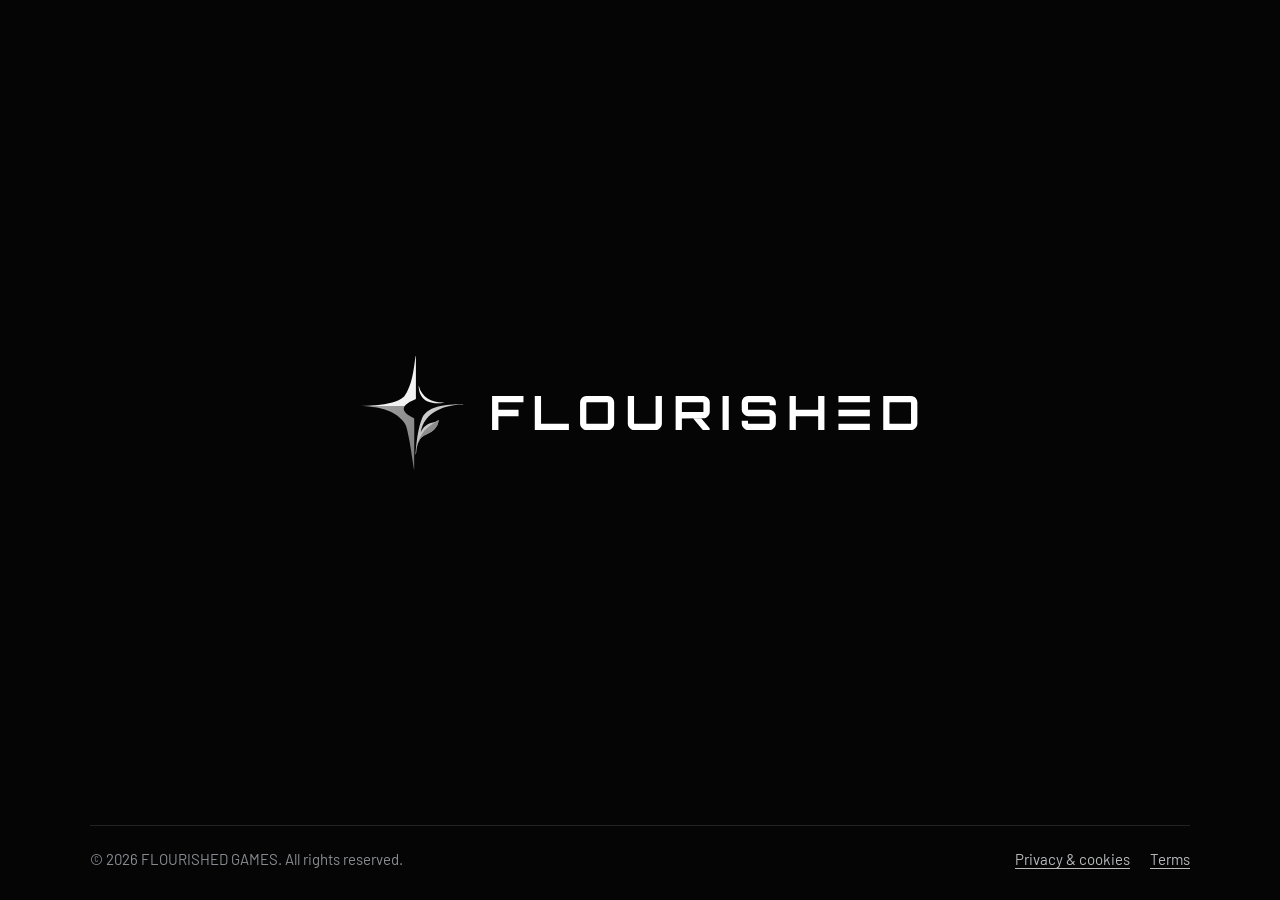
<file: index.html>
<!doctype html>
<html lang="en-GB">
<head>
<meta charset="utf-8">
<meta name="viewport" content="width=device-width, initial-scale=1, viewport-fit=cover">
<meta name="theme-color" content="#050506">
<link rel="icon" type="image/png" href="favicon.png">
<link rel="apple-touch-icon" href="favicon.png">
<title>FLOURISHED GAMES</title>
<meta name="description" content="FLOURISHED GAMES is an independent game studio based in Lincoln, UK.">
<link rel="canonical" href="https://flourished.uk/">
<meta property="og:title" content="FLOURISHED GAMES">
<meta property="og:description" content="FLOURISHED GAMES is an independent game studio based in Lincoln, UK.">
<meta property="og:type" content="website">
<meta property="og:url" content="https://flourished.uk/">
<link rel="stylesheet" href="assets/fonts.css">
<style>
:root { --black:#050506; --ink:#f3f2ef; --soft:#b9bbbd; --mute:#8a8d91; --hair:rgba(243,242,239,.12);
  --body:"Barlow","Segoe UI",system-ui,sans-serif; color-scheme: dark; }
* { box-sizing: border-box; }
html, body { margin: 0; }
body { background: var(--black); color: var(--ink); font-family: var(--body); font-size: 15px;
  display: flex; flex-direction: column; min-height: 100vh; min-height: 100dvh;
  padding-left: max(16px, env(safe-area-inset-left, 0px)); padding-right: max(16px, env(safe-area-inset-right, 0px));
  -webkit-font-smoothing: antialiased; }
main { flex: 1; display: grid; place-items: center; padding-block: 48px; }
h1 { margin: 0; width: min(560px, 86vw); }
h1 svg { width: 100%; height: auto; display: block; }
.sr { position: absolute; width: 1px; height: 1px; overflow: hidden; clip: rect(0 0 0 0); white-space: nowrap; }
footer { width: 100%; max-width: 1100px; margin: 0 auto; border-top: 1px solid var(--hair);
  padding-top: 24px; padding-bottom: max(32px, env(safe-area-inset-bottom, 0px)); color: var(--mute);
  display: flex; flex-wrap: wrap; justify-content: space-between; gap: 10px 24px; }
footer nav { display: flex; gap: 20px; flex-wrap: wrap; }
footer a { color: var(--soft); text-underline-offset: 3px; }
:focus-visible { outline: 1px solid var(--ink); outline-offset: 3px; }
</style>
</head>
<body>
<main>
  <h1><span class="sr">FLOURISHED GAMES</span><span aria-hidden="true"><svg xmlns="http://www.w3.org/2000/svg" viewBox="0 0 3000 900"><defs><linearGradient id="f-g-upper" x1="0" y1="0" x2="1" y2="1"><stop offset="0" stop-color="#ffffff"/><stop offset="1" stop-color="#f0f0f0"/></linearGradient><linearGradient id="f-g-lower" x1="0" y1="0" x2="1" y2="1"><stop offset="0" stop-color="#a8a8a8"/><stop offset="1" stop-color="#7a7a7a"/></linearGradient><linearGradient id="f-g-cresc" x1="0" y1="0" x2="1" y2="1"><stop offset="0" stop-color="#ffffff"/><stop offset="1" stop-color="#e6e6e6"/></linearGradient><linearGradient id="f-g-swoosh" x1="0" y1="0" x2="1" y2="1"><stop offset="0" stop-color="#d8d8d8"/><stop offset="1" stop-color="#a4a4a4"/></linearGradient><linearGradient id="f-g-leaf" x1="0" y1="0" x2="1" y2="1"><stop offset="0" stop-color="#9c9c9c"/><stop offset="1" stop-color="#727272"/></linearGradient><clipPath id="f-c-leaf"><path d="M128.76,59.26c-.323.013-1.419.01-1.76.01.007-.107,1.547-.136,1.76-.21-16.182.513-44.917.129-52.21,17.69-5.221,13.364-6.824,29.898-8.07,44.14l.58.02c2.833-32.032,16.81-18.216,26.621-36.369.696-1.676,1.173-3.791,1.369-5.591-.241-.596-1.739,1.093-1.97,1.14-1.529,1.01-3.404,1.623-5.22,1.83-6.977.855-12.421,6.102-14.97,12.47,3.788-26.134,30.808-34.641,53.87-35.13Z"/></clipPath></defs><g transform="translate(-0.00 145.56) scale(0.608876)"><g transform="scale(7.12911)"><path fill="url(#f-g-upper)" d="M58.611,58.41c3.043-2.429,7.272-3.456,10.37-5.399,0,0,0-52.99,0-52.99l-.5-.02c-2.255,16.906-3.968,35.56-13.969,49.84-4.035,3.794-9.411,5.833-14.701,7.21C26.862,60.405,13.324,61.163,0,61.46c.342.016.688.033,1.033.049h54.095c.752-1.032,1.878-2.069,3.483-3.099Z"/><path fill="url(#f-g-lower)" d="M66.77,76.76l.07-.12c-6.518-2.791-16.294-8.849-11.713-15.131H1.033c18.481.883,40.36,3.229,52.817,19.542,4.301,5.039,4.898,13.611,6.51,19.809,2.184,11.29,4.595,28.012,6.31,39.41l.27-.06c-.169-7.249.325-55.43-.17-63.45Z"/><path fill="url(#f-g-cresc)" d="M103.73,57.38l-.02-.34c-14.117.644-27.46-5.772-31.07-20.34l-.31.02c.248,3.865.982,7.706,2.76,11.17,5.183,10.525,18.443,11.133,28.64,9.49Z"/><path fill="url(#f-g-swoosh)" d="M128.76,59.26c-.323.013-1.419.01-1.76.01.007-.107,1.547-.136,1.76-.21-16.182.513-44.917.129-52.21,17.69-5.221,13.364-6.824,29.898-8.07,44.14l.58.02c2.833-32.032,16.81-18.216,26.621-36.369.696-1.676,1.173-3.791,1.369-5.591-.241-.596-1.739,1.093-1.97,1.14-1.529,1.01-3.404,1.623-5.22,1.83-6.977.855-12.421,6.102-14.97,12.47,3.788-26.134,30.808-34.641,53.87-35.13Z"/><polygon clip-path="url(#f-c-leaf)" fill="url(#f-g-leaf)" points="97.05,78.95 90,83.2 84,87.6 79.5,91.6 76.4,96 74.3,100 72.6,104 71.1,108 70.1,112 69.4,116 68.95,119 68.8,122 75,127 100,110 104,82"/></g><path fill="#ffffff" transform="translate(1137.94 650.00) scale(0.416667)" d="M58 0V-720H720.513671875V-587.309326171875H191.3798828125V-426.500732421875H617.16259765625V-293.499267578125H191.3798828125V0.0ZM960.0 0V-721H1092.00146484375V-132.690673828125H1680.0V0ZM2055.2978515625 0.0Q2017.1287841796875 0.0 1985.3212280273438 -18.7568359375Q1953.513671875 -37.513671875 1934.7568359375 -69.32122802734375Q1916.0 -101.1287841796875 1916.0 -139.2978515625V-580.7021484375Q1916.0 -618.8712158203125 1934.7568359375 -650.6787719726562Q1953.513671875 -682.486328125 1985.3212280273438 -701.2431640625Q2017.1287841796875 -720.0 2055.2978515625 -720.0H2496.7021484375Q2534.612762451172 -720.0 2566.2049407958984 -701.2431640625Q2597.797119140625 -682.486328125 2616.8985595703125 -650.6787719726562Q2636.0 -618.8712158203125 2636.0 -580.7021484375V-139.2978515625Q2636.0 -101.1287841796875 2616.8985595703125 -69.32122802734375Q2597.797119140625 -37.513671875 2566.2049407958984 -18.7568359375Q2534.612762451172 0.0 2496.7021484375 0.0ZM2060.122314453125 -132.690673828125H2490.499267578125Q2495.471923828125 -132.690673828125 2499.0460205078125 -136.2647705078125Q2502.6201171875 -139.8388671875 2502.6201171875 -144.8115234375V-575.1884765625Q2502.6201171875 -580.1611328125 2499.0460205078125 -583.7352294921875Q2495.471923828125 -587.309326171875 2490.499267578125 -587.309326171875H2060.122314453125Q2055.149658203125 -587.309326171875 2051.5755615234375 -583.7352294921875Q2048.00146484375 -580.1611328125 2048.00146484375 -575.1884765625V-144.8115234375Q2048.00146484375 -139.8388671875 2051.5755615234375 -136.2647705078125Q2055.149658203125 -132.690673828125 2060.122314453125 -132.690673828125ZM3063.2978515625 0.0Q3025.1287841796875 0.0 2993.3212280273438 -18.7568359375Q2961.513671875 -37.513671875 2942.7568359375 -69.32122802734375Q2924.0 -101.1287841796875 2924.0 -139.2978515625V-720H3056.00146484375V-144.8115234375Q3056.00146484375 -139.8388671875 3059.5755615234375 -136.2647705078125Q3063.149658203125 -132.690673828125 3068.122314453125 -132.690673828125H3498.499267578125Q3503.471923828125 -132.690673828125 3507.0460205078125 -136.2647705078125Q3510.6201171875 -139.8388671875 3510.6201171875 -144.8115234375V-720.0H3644.0V-139.2978515625Q3644.0 -101.1287841796875 3624.8985595703125 -69.32122802734375Q3605.797119140625 -37.513671875 3574.2049407958984 -18.7568359375Q3542.612762451172 0.0 3504.7021484375 0.0H3063.2978515625ZM4508.228759765625 0.0 4291.148193359375 -258.634521484375H4464.00146484375L4651.7568359375 -36.8388671875V0.0ZM3934.0 0V-719H4514.012939453125Q4552.1820068359375 -719.0 4583.989562988281 -700.0877685546875Q4615.797119140625 -681.175537109375 4634.8985595703125 -649.35107421875Q4654.0 -617.526611328125 4654.0 -579.7021484375V-385.932373046875Q4654.0 -348.10791015625 4634.8985595703125 -316.283447265625Q4615.797119140625 -284.458984375 4583.989562988281 -265.5467529296875Q4552.1820068359375 -246.634521484375 4514.012939453125 -246.634521484375L4066.00146484375 -245.9453125V0.0ZM4078.122314453125 -379.635986328125H4508.499267578125Q4513.471923828125 -379.635986328125 4517.0460205078125 -383.0546875Q4520.6201171875 -386.473388671875 4520.6201171875 -391.446044921875V-574.877685546875Q4520.6201171875 -579.850341796875 4517.0460205078125 -583.4244384765625Q4513.471923828125 -586.99853515625 4508.499267578125 -586.99853515625H4078.122314453125Q4073.149658203125 -586.99853515625 4069.5755615234375 -583.4244384765625Q4066.00146484375 -579.850341796875 4066.00146484375 -574.877685546875V-391.446044921875Q4066.00146484375 -386.473388671875 4069.5755615234375 -383.0546875Q4073.149658203125 -379.635986328125 4078.122314453125 -379.635986328125ZM4924.877685546875 0.0V-720.0H5055.8115234375V0.0ZM5469.365478515625 0.0Q5431.1964111328125 0.0 5399.388854980469 -18.7568359375Q5367.581298828125 -37.513671875 5348.824462890625 -69.32122802734375Q5330.067626953125 -101.1287841796875 5330.067626953125 -139.2978515625V-194.177001953125H5462.069091796875V-144.8115234375Q5462.069091796875 -139.8388671875 5465.6431884765625 -136.2647705078125Q5469.21728515625 -132.690673828125 5474.18994140625 -132.690673828125H5904.56689453125Q5909.53955078125 -132.690673828125 5913.1136474609375 -136.2647705078125Q5916.687744140625 -139.8388671875 5916.687744140625 -144.8115234375V-281.689208984375Q5916.687744140625 -286.661865234375 5913.1136474609375 -290.08056640625Q5909.53955078125 -293.499267578125 5904.56689453125 -293.499267578125H5469.365478515625Q5431.1964111328125 -293.499267578125 5399.388854980469 -312.4114990234375Q5367.581298828125 -331.32373046875 5348.824462890625 -362.8154717807112Q5330.067626953125 -394.30721309267244 5330.067626953125 -432.797119140625V-580.7021484375Q5330.067626953125 -618.8712158203125 5348.824462890625 -650.6787719726562Q5367.581298828125 -682.486328125 5399.388854980469 -701.2431640625Q5431.1964111328125 -720.0 5469.365478515625 -720.0H5910.769775390625Q5948.680389404297 -720.0 5980.272567749023 -701.2431640625Q6011.86474609375 -682.486328125 6030.9661865234375 -650.6787719726562Q6050.067626953125 -618.8712158203125 6050.067626953125 -580.7021484375V-525.822998046875H5916.687744140625V-575.1884765625Q5916.687744140625 -580.1611328125 5913.1136474609375 -583.7352294921875Q5909.53955078125 -587.309326171875 5904.56689453125 -587.309326171875H5474.18994140625Q5469.21728515625 -587.309326171875 5465.6431884765625 -583.7352294921875Q5462.069091796875 -580.1611328125 5462.069091796875 -575.1884765625V-438.310791015625Q5462.069091796875 -433.338134765625 5465.6431884765625 -429.91943359375Q5469.21728515625 -426.500732421875 5474.18994140625 -426.500732421875H5910.769775390625Q5948.680389404297 -426.500732421875 5980.272567749023 -407.5885009765625Q6011.86474609375 -388.67626953125 6030.9661865234375 -357.1845282192888Q6050.067626953125 -325.69278690732756 6050.067626953125 -287.202880859375V-139.2978515625Q6050.067626953125 -101.1287841796875 6030.9661865234375 -69.32122802734375Q6011.86474609375 -37.513671875 5980.272567749023 -18.7568359375Q5948.680389404297 0.0 5910.769775390625 0.0ZM6340.0 0V-720H6472.00146484375V-426.500732421875H6943.6201171875V-720.0H7075.932373046875V0.0H6943.6201171875V-293.499267578125H6472.00146484375V0.0ZM7372.0 -587H8034.513671875V-720H7372.0ZM7372.0 -293.5H8034.513671875V-426.5H7372.0ZM7372.0 0H8034.513671875V-133H7372.0ZM8318.0 0V-720H8898.012939453125Q8936.182006835938 -720.0 8967.989562988281 -701.2431640625Q8999.797119140625 -682.486328125 9018.898559570312 -650.6787719726562Q9038.0 -618.8712158203125 9038.0 -580.7021484375V-139.2978515625Q9038.0 -101.1287841796875 9018.898559570312 -69.32122802734375Q8999.797119140625 -37.513671875 8967.989562988281 -18.7568359375Q8936.182006835938 0.0 8898.012939453125 0.0ZM8461.43310546875 -132.690673828125H8892.499267578125Q8897.471923828125 -132.690673828125 8901.046020507812 -136.2647705078125Q8904.6201171875 -139.8388671875 8904.6201171875 -144.8115234375V-575.1884765625Q8904.6201171875 -580.1611328125 8901.046020507812 -583.7352294921875Q8897.471923828125 -587.309326171875 8892.499267578125 -587.309326171875H8461.43310546875Q8456.46044921875 -587.309326171875 8452.886352539062 -583.7352294921875Q8449.312255859375 -580.1611328125 8449.312255859375 -575.1884765625V-144.8115234375Q8449.312255859375 -139.8388671875 8452.886352539062 -136.2647705078125Q8456.46044921875 -132.690673828125 8461.43310546875 -132.690673828125Z"/></g></svg></span></h1>
</main>
<footer>
  <span>&copy; 2026 FLOURISHED GAMES. All rights reserved.</span>
  <nav aria-label="Legal"><a href="privacy.html">Privacy &amp; cookies</a><a href="terms.html">Terms</a></nav>
</footer>
</body>
</html>
</file>
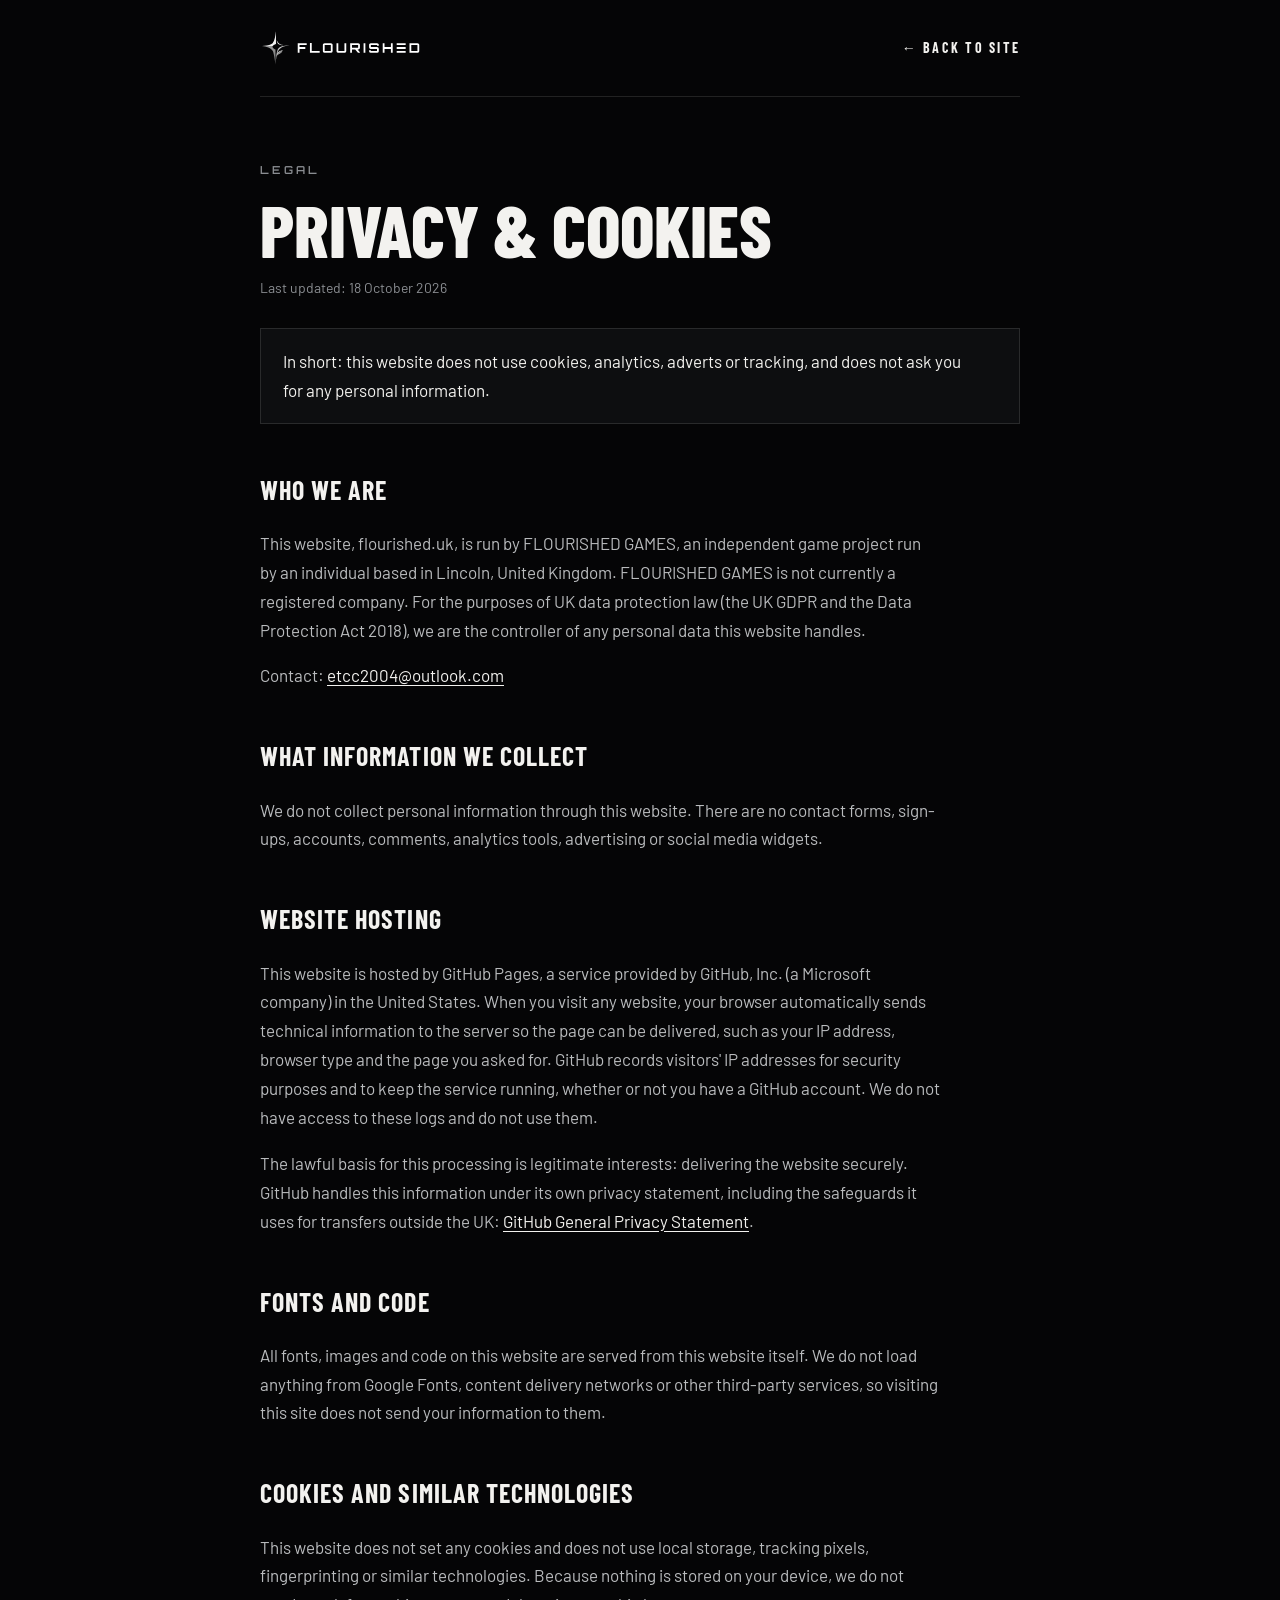
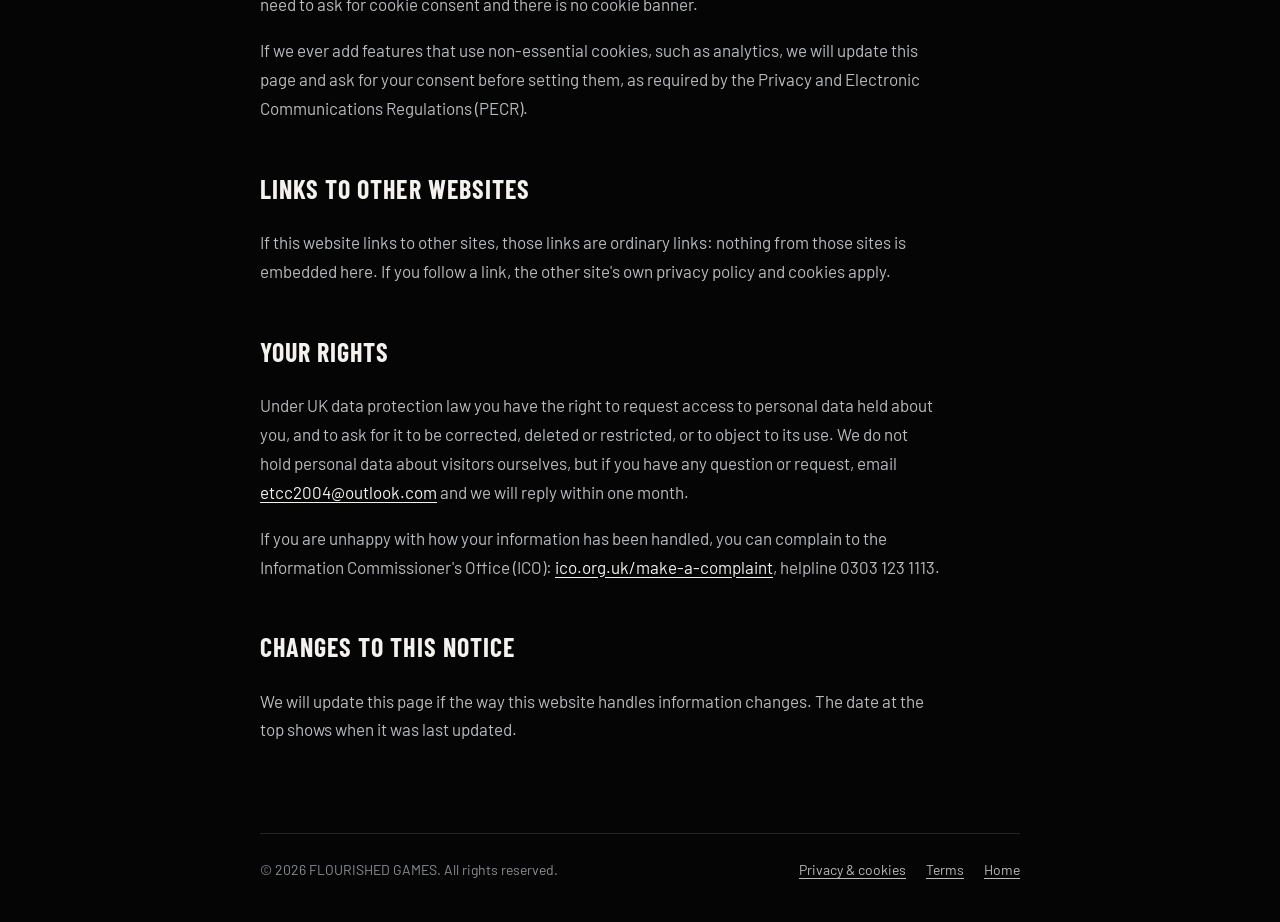
<file: privacy.html>
<!doctype html>
<html lang="en-GB">
<head>
<meta charset="utf-8">
<meta name="viewport" content="width=device-width, initial-scale=1, viewport-fit=cover">
<meta name="theme-color" content="#050506">
<link rel="icon" type="image/png" href="favicon.png">
<link rel="apple-touch-icon" href="favicon.png">
<title>Privacy &amp; cookies | FLOURISHED GAMES</title>
<meta name="description" content="Privacy &amp; cookies for the FLOURISHED GAMES website.">
<link rel="canonical" href="https://flourished.uk/privacy.html">
<link rel="stylesheet" href="assets/fonts.css">
<style>
:root { --black:#050506; --raise:#0d0e10; --ink:#f3f2ef; --soft:#b9bbbd; --mute:#8a8d91; --hair:rgba(243,242,239,.12);
  --display:"Barlow Condensed","Arial Narrow",sans-serif; --body:"Barlow","Segoe UI",system-ui,sans-serif; --tech:"Orbitron","Segoe UI",sans-serif; color-scheme: dark; }
* { box-sizing: border-box; }
html, body { margin: 0; }
body { background: var(--black); color: var(--ink); font-family: var(--body); font-size: 17px; line-height: 1.7;
  padding-left: max(16px, env(safe-area-inset-left, 0px)); padding-right: max(16px, env(safe-area-inset-right, 0px)); }
.wrap { max-width: 760px; margin: 0 auto; }
header { display: flex; justify-content: space-between; align-items: center; gap: 16px; padding-block: 24px; border-bottom: 1px solid var(--hair); }
header .logo { width: 160px; display: block; } header .logo svg { width: 100%; height: auto; display: block; }
header a.back { font-family: var(--display); font-weight: 700; letter-spacing: .16em; text-transform: uppercase; font-size: 14px; color: var(--ink); text-decoration: none; }
main { padding-block: 56px 72px; }
.eyebrow { font-family: var(--tech); font-size: 11px; font-weight: 600; letter-spacing: .3em; text-transform: uppercase; color: var(--mute); }
h1 { font-family: var(--display); font-weight: 800; text-transform: uppercase; font-size: clamp(44px, 8vw, 72px); line-height: .92; margin: 14px 0 12px; }
h2 { font-family: var(--display); font-weight: 700; text-transform: uppercase; letter-spacing: .04em; font-size: 26px; margin: 44px 0 8px; }
p, li { color: var(--soft); max-width: 68ch; } li + li { margin-top: 6px; }
a { color: var(--ink); text-underline-offset: 3px; }
.updated { color: var(--mute); font-size: 14px; }
.box { border: 1px solid var(--hair); background: var(--raise); padding: 18px 22px; margin-top: 28px; }
.box p { margin: 0; color: var(--ink); }
footer { border-top: 1px solid var(--hair); padding-block: 24px 40px; color: var(--mute); font-size: 14px; display: flex; flex-wrap: wrap; justify-content: space-between; gap: 10px 24px; }
footer nav { display: flex; gap: 20px; flex-wrap: wrap; } footer a { color: var(--soft); }
:focus-visible { outline: 1px solid var(--ink); outline-offset: 3px; }
</style>
</head>
<body>
<div class="wrap">
<header>
  <a class="logo" href="./" aria-label="FLOURISHED GAMES home"><svg xmlns="http://www.w3.org/2000/svg" viewBox="0 0 3000 900"><defs><linearGradient id="n-g-upper" x1="0" y1="0" x2="1" y2="1"><stop offset="0" stop-color="#ffffff"/><stop offset="1" stop-color="#f0f0f0"/></linearGradient><linearGradient id="n-g-lower" x1="0" y1="0" x2="1" y2="1"><stop offset="0" stop-color="#a8a8a8"/><stop offset="1" stop-color="#7a7a7a"/></linearGradient><linearGradient id="n-g-cresc" x1="0" y1="0" x2="1" y2="1"><stop offset="0" stop-color="#ffffff"/><stop offset="1" stop-color="#e6e6e6"/></linearGradient><linearGradient id="n-g-swoosh" x1="0" y1="0" x2="1" y2="1"><stop offset="0" stop-color="#d8d8d8"/><stop offset="1" stop-color="#a4a4a4"/></linearGradient><linearGradient id="n-g-leaf" x1="0" y1="0" x2="1" y2="1"><stop offset="0" stop-color="#9c9c9c"/><stop offset="1" stop-color="#727272"/></linearGradient><clipPath id="n-c-leaf"><path d="M128.76,59.26c-.323.013-1.419.01-1.76.01.007-.107,1.547-.136,1.76-.21-16.182.513-44.917.129-52.21,17.69-5.221,13.364-6.824,29.898-8.07,44.14l.58.02c2.833-32.032,16.81-18.216,26.621-36.369.696-1.676,1.173-3.791,1.369-5.591-.241-.596-1.739,1.093-1.97,1.14-1.529,1.01-3.404,1.623-5.22,1.83-6.977.855-12.421,6.102-14.97,12.47,3.788-26.134,30.808-34.641,53.87-35.13Z"/></clipPath></defs><g transform="translate(-0.00 145.56) scale(0.608876)"><g transform="scale(7.12911)"><path fill="url(#n-g-upper)" d="M58.611,58.41c3.043-2.429,7.272-3.456,10.37-5.399,0,0,0-52.99,0-52.99l-.5-.02c-2.255,16.906-3.968,35.56-13.969,49.84-4.035,3.794-9.411,5.833-14.701,7.21C26.862,60.405,13.324,61.163,0,61.46c.342.016.688.033,1.033.049h54.095c.752-1.032,1.878-2.069,3.483-3.099Z"/><path fill="url(#n-g-lower)" d="M66.77,76.76l.07-.12c-6.518-2.791-16.294-8.849-11.713-15.131H1.033c18.481.883,40.36,3.229,52.817,19.542,4.301,5.039,4.898,13.611,6.51,19.809,2.184,11.29,4.595,28.012,6.31,39.41l.27-.06c-.169-7.249.325-55.43-.17-63.45Z"/><path fill="url(#n-g-cresc)" d="M103.73,57.38l-.02-.34c-14.117.644-27.46-5.772-31.07-20.34l-.31.02c.248,3.865.982,7.706,2.76,11.17,5.183,10.525,18.443,11.133,28.64,9.49Z"/><path fill="url(#n-g-swoosh)" d="M128.76,59.26c-.323.013-1.419.01-1.76.01.007-.107,1.547-.136,1.76-.21-16.182.513-44.917.129-52.21,17.69-5.221,13.364-6.824,29.898-8.07,44.14l.58.02c2.833-32.032,16.81-18.216,26.621-36.369.696-1.676,1.173-3.791,1.369-5.591-.241-.596-1.739,1.093-1.97,1.14-1.529,1.01-3.404,1.623-5.22,1.83-6.977.855-12.421,6.102-14.97,12.47,3.788-26.134,30.808-34.641,53.87-35.13Z"/><polygon clip-path="url(#n-c-leaf)" fill="url(#n-g-leaf)" points="97.05,78.95 90,83.2 84,87.6 79.5,91.6 76.4,96 74.3,100 72.6,104 71.1,108 70.1,112 69.4,116 68.95,119 68.8,122 75,127 100,110 104,82"/></g><path fill="#ffffff" transform="translate(1137.94 650.00) scale(0.416667)" d="M58 0V-720H720.513671875V-587.309326171875H191.3798828125V-426.500732421875H617.16259765625V-293.499267578125H191.3798828125V0.0ZM960.0 0V-721H1092.00146484375V-132.690673828125H1680.0V0ZM2055.2978515625 0.0Q2017.1287841796875 0.0 1985.3212280273438 -18.7568359375Q1953.513671875 -37.513671875 1934.7568359375 -69.32122802734375Q1916.0 -101.1287841796875 1916.0 -139.2978515625V-580.7021484375Q1916.0 -618.8712158203125 1934.7568359375 -650.6787719726562Q1953.513671875 -682.486328125 1985.3212280273438 -701.2431640625Q2017.1287841796875 -720.0 2055.2978515625 -720.0H2496.7021484375Q2534.612762451172 -720.0 2566.2049407958984 -701.2431640625Q2597.797119140625 -682.486328125 2616.8985595703125 -650.6787719726562Q2636.0 -618.8712158203125 2636.0 -580.7021484375V-139.2978515625Q2636.0 -101.1287841796875 2616.8985595703125 -69.32122802734375Q2597.797119140625 -37.513671875 2566.2049407958984 -18.7568359375Q2534.612762451172 0.0 2496.7021484375 0.0ZM2060.122314453125 -132.690673828125H2490.499267578125Q2495.471923828125 -132.690673828125 2499.0460205078125 -136.2647705078125Q2502.6201171875 -139.8388671875 2502.6201171875 -144.8115234375V-575.1884765625Q2502.6201171875 -580.1611328125 2499.0460205078125 -583.7352294921875Q2495.471923828125 -587.309326171875 2490.499267578125 -587.309326171875H2060.122314453125Q2055.149658203125 -587.309326171875 2051.5755615234375 -583.7352294921875Q2048.00146484375 -580.1611328125 2048.00146484375 -575.1884765625V-144.8115234375Q2048.00146484375 -139.8388671875 2051.5755615234375 -136.2647705078125Q2055.149658203125 -132.690673828125 2060.122314453125 -132.690673828125ZM3063.2978515625 0.0Q3025.1287841796875 0.0 2993.3212280273438 -18.7568359375Q2961.513671875 -37.513671875 2942.7568359375 -69.32122802734375Q2924.0 -101.1287841796875 2924.0 -139.2978515625V-720H3056.00146484375V-144.8115234375Q3056.00146484375 -139.8388671875 3059.5755615234375 -136.2647705078125Q3063.149658203125 -132.690673828125 3068.122314453125 -132.690673828125H3498.499267578125Q3503.471923828125 -132.690673828125 3507.0460205078125 -136.2647705078125Q3510.6201171875 -139.8388671875 3510.6201171875 -144.8115234375V-720.0H3644.0V-139.2978515625Q3644.0 -101.1287841796875 3624.8985595703125 -69.32122802734375Q3605.797119140625 -37.513671875 3574.2049407958984 -18.7568359375Q3542.612762451172 0.0 3504.7021484375 0.0H3063.2978515625ZM4508.228759765625 0.0 4291.148193359375 -258.634521484375H4464.00146484375L4651.7568359375 -36.8388671875V0.0ZM3934.0 0V-719H4514.012939453125Q4552.1820068359375 -719.0 4583.989562988281 -700.0877685546875Q4615.797119140625 -681.175537109375 4634.8985595703125 -649.35107421875Q4654.0 -617.526611328125 4654.0 -579.7021484375V-385.932373046875Q4654.0 -348.10791015625 4634.8985595703125 -316.283447265625Q4615.797119140625 -284.458984375 4583.989562988281 -265.5467529296875Q4552.1820068359375 -246.634521484375 4514.012939453125 -246.634521484375L4066.00146484375 -245.9453125V0.0ZM4078.122314453125 -379.635986328125H4508.499267578125Q4513.471923828125 -379.635986328125 4517.0460205078125 -383.0546875Q4520.6201171875 -386.473388671875 4520.6201171875 -391.446044921875V-574.877685546875Q4520.6201171875 -579.850341796875 4517.0460205078125 -583.4244384765625Q4513.471923828125 -586.99853515625 4508.499267578125 -586.99853515625H4078.122314453125Q4073.149658203125 -586.99853515625 4069.5755615234375 -583.4244384765625Q4066.00146484375 -579.850341796875 4066.00146484375 -574.877685546875V-391.446044921875Q4066.00146484375 -386.473388671875 4069.5755615234375 -383.0546875Q4073.149658203125 -379.635986328125 4078.122314453125 -379.635986328125ZM4924.877685546875 0.0V-720.0H5055.8115234375V0.0ZM5469.365478515625 0.0Q5431.1964111328125 0.0 5399.388854980469 -18.7568359375Q5367.581298828125 -37.513671875 5348.824462890625 -69.32122802734375Q5330.067626953125 -101.1287841796875 5330.067626953125 -139.2978515625V-194.177001953125H5462.069091796875V-144.8115234375Q5462.069091796875 -139.8388671875 5465.6431884765625 -136.2647705078125Q5469.21728515625 -132.690673828125 5474.18994140625 -132.690673828125H5904.56689453125Q5909.53955078125 -132.690673828125 5913.1136474609375 -136.2647705078125Q5916.687744140625 -139.8388671875 5916.687744140625 -144.8115234375V-281.689208984375Q5916.687744140625 -286.661865234375 5913.1136474609375 -290.08056640625Q5909.53955078125 -293.499267578125 5904.56689453125 -293.499267578125H5469.365478515625Q5431.1964111328125 -293.499267578125 5399.388854980469 -312.4114990234375Q5367.581298828125 -331.32373046875 5348.824462890625 -362.8154717807112Q5330.067626953125 -394.30721309267244 5330.067626953125 -432.797119140625V-580.7021484375Q5330.067626953125 -618.8712158203125 5348.824462890625 -650.6787719726562Q5367.581298828125 -682.486328125 5399.388854980469 -701.2431640625Q5431.1964111328125 -720.0 5469.365478515625 -720.0H5910.769775390625Q5948.680389404297 -720.0 5980.272567749023 -701.2431640625Q6011.86474609375 -682.486328125 6030.9661865234375 -650.6787719726562Q6050.067626953125 -618.8712158203125 6050.067626953125 -580.7021484375V-525.822998046875H5916.687744140625V-575.1884765625Q5916.687744140625 -580.1611328125 5913.1136474609375 -583.7352294921875Q5909.53955078125 -587.309326171875 5904.56689453125 -587.309326171875H5474.18994140625Q5469.21728515625 -587.309326171875 5465.6431884765625 -583.7352294921875Q5462.069091796875 -580.1611328125 5462.069091796875 -575.1884765625V-438.310791015625Q5462.069091796875 -433.338134765625 5465.6431884765625 -429.91943359375Q5469.21728515625 -426.500732421875 5474.18994140625 -426.500732421875H5910.769775390625Q5948.680389404297 -426.500732421875 5980.272567749023 -407.5885009765625Q6011.86474609375 -388.67626953125 6030.9661865234375 -357.1845282192888Q6050.067626953125 -325.69278690732756 6050.067626953125 -287.202880859375V-139.2978515625Q6050.067626953125 -101.1287841796875 6030.9661865234375 -69.32122802734375Q6011.86474609375 -37.513671875 5980.272567749023 -18.7568359375Q5948.680389404297 0.0 5910.769775390625 0.0ZM6340.0 0V-720H6472.00146484375V-426.500732421875H6943.6201171875V-720.0H7075.932373046875V0.0H6943.6201171875V-293.499267578125H6472.00146484375V0.0ZM7372.0 -587H8034.513671875V-720H7372.0ZM7372.0 -293.5H8034.513671875V-426.5H7372.0ZM7372.0 0H8034.513671875V-133H7372.0ZM8318.0 0V-720H8898.012939453125Q8936.182006835938 -720.0 8967.989562988281 -701.2431640625Q8999.797119140625 -682.486328125 9018.898559570312 -650.6787719726562Q9038.0 -618.8712158203125 9038.0 -580.7021484375V-139.2978515625Q9038.0 -101.1287841796875 9018.898559570312 -69.32122802734375Q8999.797119140625 -37.513671875 8967.989562988281 -18.7568359375Q8936.182006835938 0.0 8898.012939453125 0.0ZM8461.43310546875 -132.690673828125H8892.499267578125Q8897.471923828125 -132.690673828125 8901.046020507812 -136.2647705078125Q8904.6201171875 -139.8388671875 8904.6201171875 -144.8115234375V-575.1884765625Q8904.6201171875 -580.1611328125 8901.046020507812 -583.7352294921875Q8897.471923828125 -587.309326171875 8892.499267578125 -587.309326171875H8461.43310546875Q8456.46044921875 -587.309326171875 8452.886352539062 -583.7352294921875Q8449.312255859375 -580.1611328125 8449.312255859375 -575.1884765625V-144.8115234375Q8449.312255859375 -139.8388671875 8452.886352539062 -136.2647705078125Q8456.46044921875 -132.690673828125 8461.43310546875 -132.690673828125Z"/></g></svg></a>
  <a class="back" href="./">← Back to site</a>
</header>
<main>
<span class="eyebrow">Legal</span>
<h1>Privacy &amp; cookies</h1>
<p class="updated">Last updated: 18 October 2026</p>

<div class="box"><p>In short: this website does not use cookies, analytics, adverts or tracking, and does not ask you for any personal information.</p></div>

<h2>Who we are</h2>
<p>This website, flourished.uk, is run by FLOURISHED GAMES, an independent game project run by an individual based in Lincoln, United Kingdom. FLOURISHED GAMES is not currently a registered company. For the purposes of UK data protection law (the UK GDPR and the Data Protection Act 2018), we are the controller of any personal data this website handles.</p>
<p>Contact: <a href="mailto:etcc2004@outlook.com">etcc2004@outlook.com</a></p>

<h2>What information we collect</h2>
<p>We do not collect personal information through this website. There are no contact forms, sign-ups, accounts, comments, analytics tools, advertising or social media widgets.</p>

<h2>Website hosting</h2>
<p>This website is hosted by GitHub Pages, a service provided by GitHub, Inc. (a Microsoft company) in the United States. When you visit any website, your browser automatically sends technical information to the server so the page can be delivered, such as your IP address, browser type and the page you asked for. GitHub records visitors' IP addresses for security purposes and to keep the service running, whether or not you have a GitHub account. We do not have access to these logs and do not use them.</p>
<p>The lawful basis for this processing is legitimate interests: delivering the website securely. GitHub handles this information under its own privacy statement, including the safeguards it uses for transfers outside the UK: <a href="https://docs.github.com/en/site-policy/privacy-policies/github-general-privacy-statement" rel="noopener">GitHub General Privacy Statement</a>.</p>

<h2>Fonts and code</h2>
<p>All fonts, images and code on this website are served from this website itself. We do not load anything from Google Fonts, content delivery networks or other third-party services, so visiting this site does not send your information to them.</p>

<h2>Cookies and similar technologies</h2>
<p>This website does not set any cookies and does not use local storage, tracking pixels, fingerprinting or similar technologies. Because nothing is stored on your device, we do not need to ask for cookie consent and there is no cookie banner.</p>
<p>If we ever add features that use non-essential cookies, such as analytics, we will update this page and ask for your consent before setting them, as required by the Privacy and Electronic Communications Regulations (PECR).</p>

<h2>Links to other websites</h2>
<p>If this website links to other sites, those links are ordinary links: nothing from those sites is embedded here. If you follow a link, the other site's own privacy policy and cookies apply.</p>

<h2>Your rights</h2>
<p>Under UK data protection law you have the right to request access to personal data held about you, and to ask for it to be corrected, deleted or restricted, or to object to its use. We do not hold personal data about visitors ourselves, but if you have any question or request, email <a href="mailto:etcc2004@outlook.com">etcc2004@outlook.com</a> and we will reply within one month.</p>
<p>If you are unhappy with how your information has been handled, you can complain to the Information Commissioner's Office (ICO): <a href="https://ico.org.uk/make-a-complaint/" rel="noopener">ico.org.uk/make-a-complaint</a>, helpline 0303 123 1113.</p>

<h2>Changes to this notice</h2>
<p>We will update this page if the way this website handles information changes. The date at the top shows when it was last updated.</p>

</main>
<footer>
  <span>© 2026 FLOURISHED GAMES. All rights reserved.</span>
  <nav aria-label="Legal"><a href="privacy.html">Privacy &amp; cookies</a><a href="terms.html">Terms</a><a href="./">Home</a></nav>
</footer>
</div>
</body>
</html>
</file>
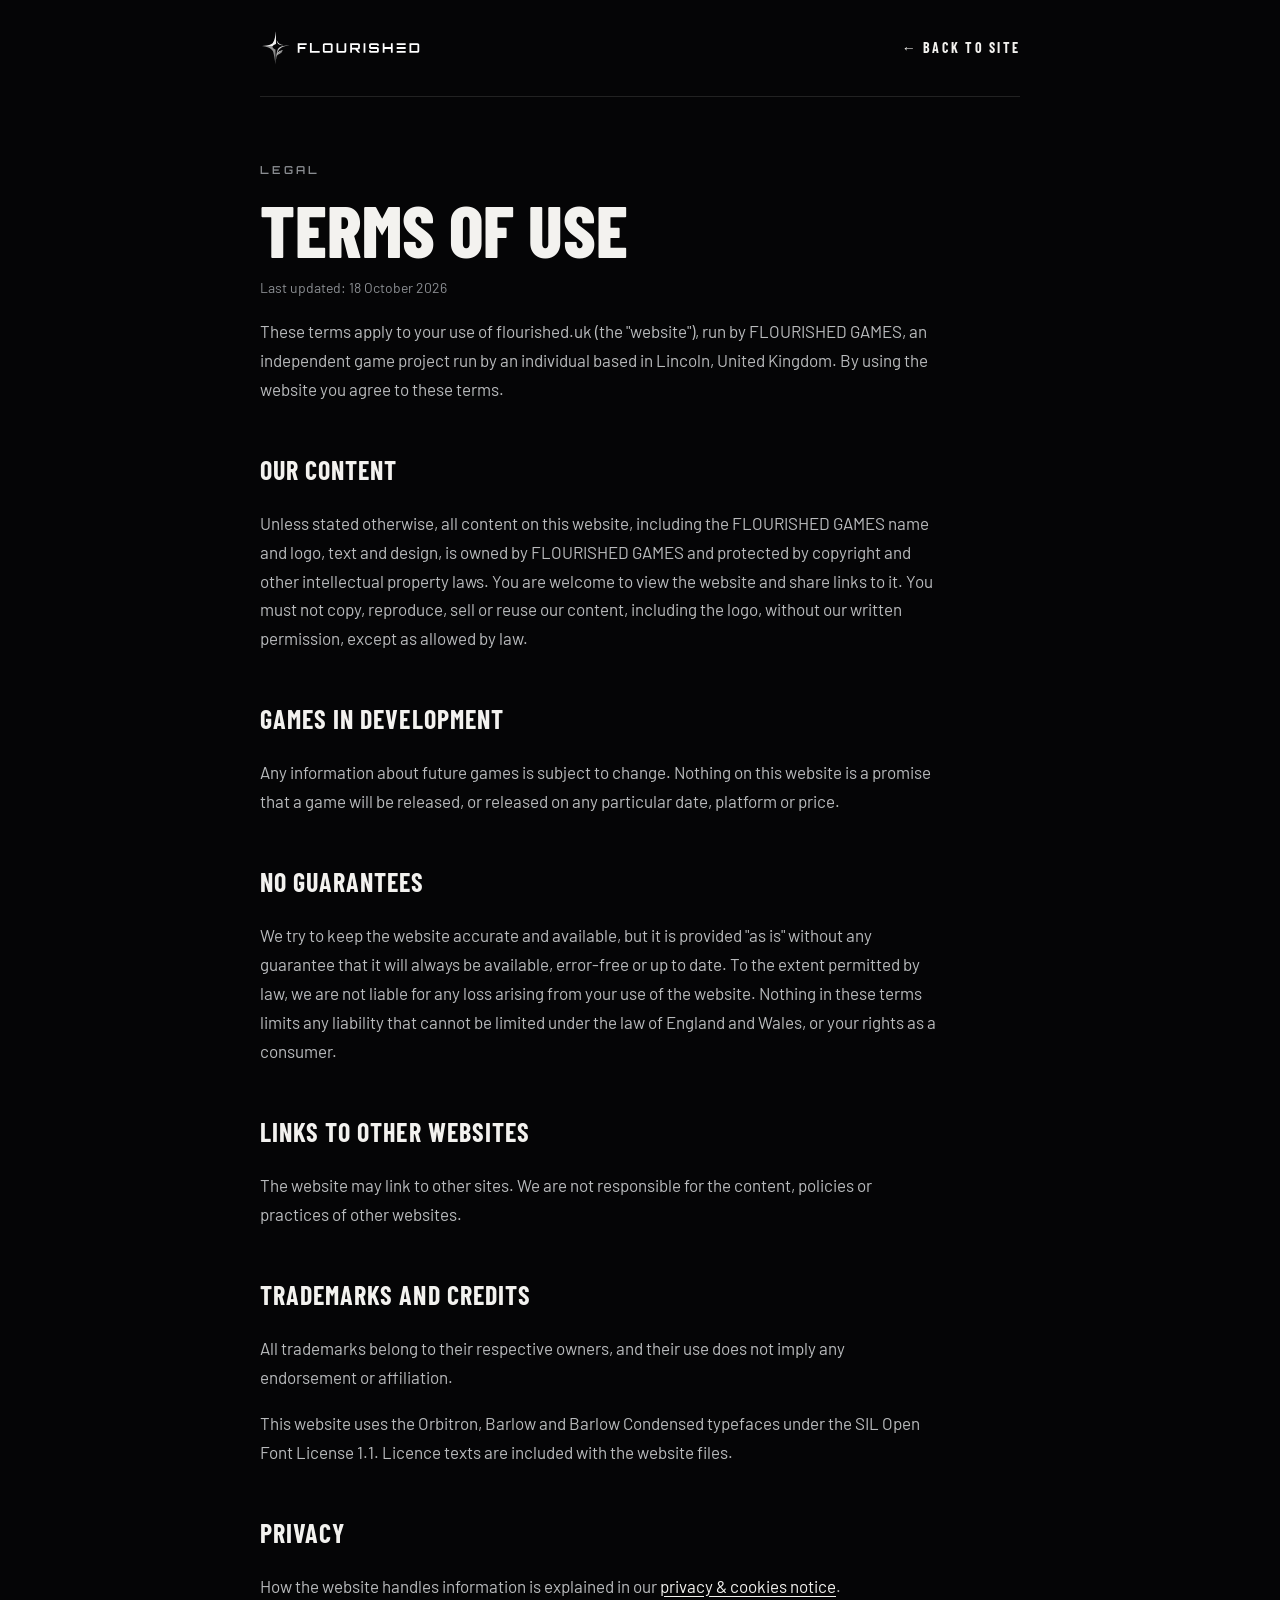
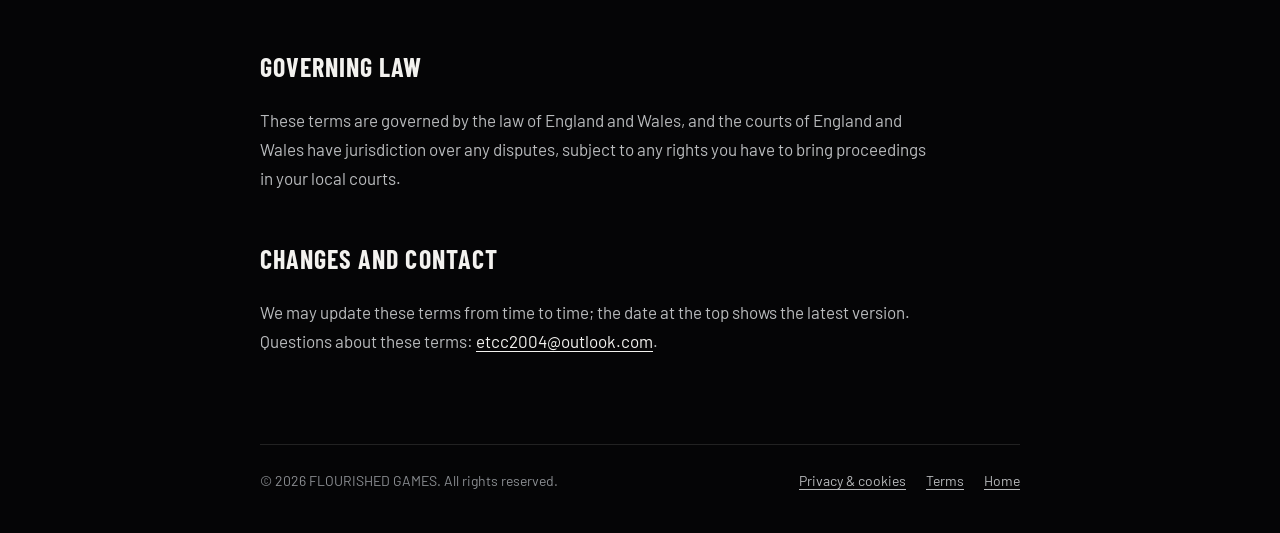
<file: terms.html>
<!doctype html>
<html lang="en-GB">
<head>
<meta charset="utf-8">
<meta name="viewport" content="width=device-width, initial-scale=1, viewport-fit=cover">
<meta name="theme-color" content="#050506">
<link rel="icon" type="image/png" href="favicon.png">
<link rel="apple-touch-icon" href="favicon.png">
<title>Terms of use | FLOURISHED GAMES</title>
<meta name="description" content="Terms of use for the FLOURISHED GAMES website.">
<link rel="canonical" href="https://flourished.uk/terms.html">
<link rel="stylesheet" href="assets/fonts.css">
<style>
:root { --black:#050506; --raise:#0d0e10; --ink:#f3f2ef; --soft:#b9bbbd; --mute:#8a8d91; --hair:rgba(243,242,239,.12);
  --display:"Barlow Condensed","Arial Narrow",sans-serif; --body:"Barlow","Segoe UI",system-ui,sans-serif; --tech:"Orbitron","Segoe UI",sans-serif; color-scheme: dark; }
* { box-sizing: border-box; }
html, body { margin: 0; }
body { background: var(--black); color: var(--ink); font-family: var(--body); font-size: 17px; line-height: 1.7;
  padding-left: max(16px, env(safe-area-inset-left, 0px)); padding-right: max(16px, env(safe-area-inset-right, 0px)); }
.wrap { max-width: 760px; margin: 0 auto; }
header { display: flex; justify-content: space-between; align-items: center; gap: 16px; padding-block: 24px; border-bottom: 1px solid var(--hair); }
header .logo { width: 160px; display: block; } header .logo svg { width: 100%; height: auto; display: block; }
header a.back { font-family: var(--display); font-weight: 700; letter-spacing: .16em; text-transform: uppercase; font-size: 14px; color: var(--ink); text-decoration: none; }
main { padding-block: 56px 72px; }
.eyebrow { font-family: var(--tech); font-size: 11px; font-weight: 600; letter-spacing: .3em; text-transform: uppercase; color: var(--mute); }
h1 { font-family: var(--display); font-weight: 800; text-transform: uppercase; font-size: clamp(44px, 8vw, 72px); line-height: .92; margin: 14px 0 12px; }
h2 { font-family: var(--display); font-weight: 700; text-transform: uppercase; letter-spacing: .04em; font-size: 26px; margin: 44px 0 8px; }
p, li { color: var(--soft); max-width: 68ch; } li + li { margin-top: 6px; }
a { color: var(--ink); text-underline-offset: 3px; }
.updated { color: var(--mute); font-size: 14px; }
.box { border: 1px solid var(--hair); background: var(--raise); padding: 18px 22px; margin-top: 28px; }
.box p { margin: 0; color: var(--ink); }
footer { border-top: 1px solid var(--hair); padding-block: 24px 40px; color: var(--mute); font-size: 14px; display: flex; flex-wrap: wrap; justify-content: space-between; gap: 10px 24px; }
footer nav { display: flex; gap: 20px; flex-wrap: wrap; } footer a { color: var(--soft); }
:focus-visible { outline: 1px solid var(--ink); outline-offset: 3px; }
</style>
</head>
<body>
<div class="wrap">
<header>
  <a class="logo" href="./" aria-label="FLOURISHED GAMES home"><svg xmlns="http://www.w3.org/2000/svg" viewBox="0 0 3000 900"><defs><linearGradient id="n-g-upper" x1="0" y1="0" x2="1" y2="1"><stop offset="0" stop-color="#ffffff"/><stop offset="1" stop-color="#f0f0f0"/></linearGradient><linearGradient id="n-g-lower" x1="0" y1="0" x2="1" y2="1"><stop offset="0" stop-color="#a8a8a8"/><stop offset="1" stop-color="#7a7a7a"/></linearGradient><linearGradient id="n-g-cresc" x1="0" y1="0" x2="1" y2="1"><stop offset="0" stop-color="#ffffff"/><stop offset="1" stop-color="#e6e6e6"/></linearGradient><linearGradient id="n-g-swoosh" x1="0" y1="0" x2="1" y2="1"><stop offset="0" stop-color="#d8d8d8"/><stop offset="1" stop-color="#a4a4a4"/></linearGradient><linearGradient id="n-g-leaf" x1="0" y1="0" x2="1" y2="1"><stop offset="0" stop-color="#9c9c9c"/><stop offset="1" stop-color="#727272"/></linearGradient><clipPath id="n-c-leaf"><path d="M128.76,59.26c-.323.013-1.419.01-1.76.01.007-.107,1.547-.136,1.76-.21-16.182.513-44.917.129-52.21,17.69-5.221,13.364-6.824,29.898-8.07,44.14l.58.02c2.833-32.032,16.81-18.216,26.621-36.369.696-1.676,1.173-3.791,1.369-5.591-.241-.596-1.739,1.093-1.97,1.14-1.529,1.01-3.404,1.623-5.22,1.83-6.977.855-12.421,6.102-14.97,12.47,3.788-26.134,30.808-34.641,53.87-35.13Z"/></clipPath></defs><g transform="translate(-0.00 145.56) scale(0.608876)"><g transform="scale(7.12911)"><path fill="url(#n-g-upper)" d="M58.611,58.41c3.043-2.429,7.272-3.456,10.37-5.399,0,0,0-52.99,0-52.99l-.5-.02c-2.255,16.906-3.968,35.56-13.969,49.84-4.035,3.794-9.411,5.833-14.701,7.21C26.862,60.405,13.324,61.163,0,61.46c.342.016.688.033,1.033.049h54.095c.752-1.032,1.878-2.069,3.483-3.099Z"/><path fill="url(#n-g-lower)" d="M66.77,76.76l.07-.12c-6.518-2.791-16.294-8.849-11.713-15.131H1.033c18.481.883,40.36,3.229,52.817,19.542,4.301,5.039,4.898,13.611,6.51,19.809,2.184,11.29,4.595,28.012,6.31,39.41l.27-.06c-.169-7.249.325-55.43-.17-63.45Z"/><path fill="url(#n-g-cresc)" d="M103.73,57.38l-.02-.34c-14.117.644-27.46-5.772-31.07-20.34l-.31.02c.248,3.865.982,7.706,2.76,11.17,5.183,10.525,18.443,11.133,28.64,9.49Z"/><path fill="url(#n-g-swoosh)" d="M128.76,59.26c-.323.013-1.419.01-1.76.01.007-.107,1.547-.136,1.76-.21-16.182.513-44.917.129-52.21,17.69-5.221,13.364-6.824,29.898-8.07,44.14l.58.02c2.833-32.032,16.81-18.216,26.621-36.369.696-1.676,1.173-3.791,1.369-5.591-.241-.596-1.739,1.093-1.97,1.14-1.529,1.01-3.404,1.623-5.22,1.83-6.977.855-12.421,6.102-14.97,12.47,3.788-26.134,30.808-34.641,53.87-35.13Z"/><polygon clip-path="url(#n-c-leaf)" fill="url(#n-g-leaf)" points="97.05,78.95 90,83.2 84,87.6 79.5,91.6 76.4,96 74.3,100 72.6,104 71.1,108 70.1,112 69.4,116 68.95,119 68.8,122 75,127 100,110 104,82"/></g><path fill="#ffffff" transform="translate(1137.94 650.00) scale(0.416667)" d="M58 0V-720H720.513671875V-587.309326171875H191.3798828125V-426.500732421875H617.16259765625V-293.499267578125H191.3798828125V0.0ZM960.0 0V-721H1092.00146484375V-132.690673828125H1680.0V0ZM2055.2978515625 0.0Q2017.1287841796875 0.0 1985.3212280273438 -18.7568359375Q1953.513671875 -37.513671875 1934.7568359375 -69.32122802734375Q1916.0 -101.1287841796875 1916.0 -139.2978515625V-580.7021484375Q1916.0 -618.8712158203125 1934.7568359375 -650.6787719726562Q1953.513671875 -682.486328125 1985.3212280273438 -701.2431640625Q2017.1287841796875 -720.0 2055.2978515625 -720.0H2496.7021484375Q2534.612762451172 -720.0 2566.2049407958984 -701.2431640625Q2597.797119140625 -682.486328125 2616.8985595703125 -650.6787719726562Q2636.0 -618.8712158203125 2636.0 -580.7021484375V-139.2978515625Q2636.0 -101.1287841796875 2616.8985595703125 -69.32122802734375Q2597.797119140625 -37.513671875 2566.2049407958984 -18.7568359375Q2534.612762451172 0.0 2496.7021484375 0.0ZM2060.122314453125 -132.690673828125H2490.499267578125Q2495.471923828125 -132.690673828125 2499.0460205078125 -136.2647705078125Q2502.6201171875 -139.8388671875 2502.6201171875 -144.8115234375V-575.1884765625Q2502.6201171875 -580.1611328125 2499.0460205078125 -583.7352294921875Q2495.471923828125 -587.309326171875 2490.499267578125 -587.309326171875H2060.122314453125Q2055.149658203125 -587.309326171875 2051.5755615234375 -583.7352294921875Q2048.00146484375 -580.1611328125 2048.00146484375 -575.1884765625V-144.8115234375Q2048.00146484375 -139.8388671875 2051.5755615234375 -136.2647705078125Q2055.149658203125 -132.690673828125 2060.122314453125 -132.690673828125ZM3063.2978515625 0.0Q3025.1287841796875 0.0 2993.3212280273438 -18.7568359375Q2961.513671875 -37.513671875 2942.7568359375 -69.32122802734375Q2924.0 -101.1287841796875 2924.0 -139.2978515625V-720H3056.00146484375V-144.8115234375Q3056.00146484375 -139.8388671875 3059.5755615234375 -136.2647705078125Q3063.149658203125 -132.690673828125 3068.122314453125 -132.690673828125H3498.499267578125Q3503.471923828125 -132.690673828125 3507.0460205078125 -136.2647705078125Q3510.6201171875 -139.8388671875 3510.6201171875 -144.8115234375V-720.0H3644.0V-139.2978515625Q3644.0 -101.1287841796875 3624.8985595703125 -69.32122802734375Q3605.797119140625 -37.513671875 3574.2049407958984 -18.7568359375Q3542.612762451172 0.0 3504.7021484375 0.0H3063.2978515625ZM4508.228759765625 0.0 4291.148193359375 -258.634521484375H4464.00146484375L4651.7568359375 -36.8388671875V0.0ZM3934.0 0V-719H4514.012939453125Q4552.1820068359375 -719.0 4583.989562988281 -700.0877685546875Q4615.797119140625 -681.175537109375 4634.8985595703125 -649.35107421875Q4654.0 -617.526611328125 4654.0 -579.7021484375V-385.932373046875Q4654.0 -348.10791015625 4634.8985595703125 -316.283447265625Q4615.797119140625 -284.458984375 4583.989562988281 -265.5467529296875Q4552.1820068359375 -246.634521484375 4514.012939453125 -246.634521484375L4066.00146484375 -245.9453125V0.0ZM4078.122314453125 -379.635986328125H4508.499267578125Q4513.471923828125 -379.635986328125 4517.0460205078125 -383.0546875Q4520.6201171875 -386.473388671875 4520.6201171875 -391.446044921875V-574.877685546875Q4520.6201171875 -579.850341796875 4517.0460205078125 -583.4244384765625Q4513.471923828125 -586.99853515625 4508.499267578125 -586.99853515625H4078.122314453125Q4073.149658203125 -586.99853515625 4069.5755615234375 -583.4244384765625Q4066.00146484375 -579.850341796875 4066.00146484375 -574.877685546875V-391.446044921875Q4066.00146484375 -386.473388671875 4069.5755615234375 -383.0546875Q4073.149658203125 -379.635986328125 4078.122314453125 -379.635986328125ZM4924.877685546875 0.0V-720.0H5055.8115234375V0.0ZM5469.365478515625 0.0Q5431.1964111328125 0.0 5399.388854980469 -18.7568359375Q5367.581298828125 -37.513671875 5348.824462890625 -69.32122802734375Q5330.067626953125 -101.1287841796875 5330.067626953125 -139.2978515625V-194.177001953125H5462.069091796875V-144.8115234375Q5462.069091796875 -139.8388671875 5465.6431884765625 -136.2647705078125Q5469.21728515625 -132.690673828125 5474.18994140625 -132.690673828125H5904.56689453125Q5909.53955078125 -132.690673828125 5913.1136474609375 -136.2647705078125Q5916.687744140625 -139.8388671875 5916.687744140625 -144.8115234375V-281.689208984375Q5916.687744140625 -286.661865234375 5913.1136474609375 -290.08056640625Q5909.53955078125 -293.499267578125 5904.56689453125 -293.499267578125H5469.365478515625Q5431.1964111328125 -293.499267578125 5399.388854980469 -312.4114990234375Q5367.581298828125 -331.32373046875 5348.824462890625 -362.8154717807112Q5330.067626953125 -394.30721309267244 5330.067626953125 -432.797119140625V-580.7021484375Q5330.067626953125 -618.8712158203125 5348.824462890625 -650.6787719726562Q5367.581298828125 -682.486328125 5399.388854980469 -701.2431640625Q5431.1964111328125 -720.0 5469.365478515625 -720.0H5910.769775390625Q5948.680389404297 -720.0 5980.272567749023 -701.2431640625Q6011.86474609375 -682.486328125 6030.9661865234375 -650.6787719726562Q6050.067626953125 -618.8712158203125 6050.067626953125 -580.7021484375V-525.822998046875H5916.687744140625V-575.1884765625Q5916.687744140625 -580.1611328125 5913.1136474609375 -583.7352294921875Q5909.53955078125 -587.309326171875 5904.56689453125 -587.309326171875H5474.18994140625Q5469.21728515625 -587.309326171875 5465.6431884765625 -583.7352294921875Q5462.069091796875 -580.1611328125 5462.069091796875 -575.1884765625V-438.310791015625Q5462.069091796875 -433.338134765625 5465.6431884765625 -429.91943359375Q5469.21728515625 -426.500732421875 5474.18994140625 -426.500732421875H5910.769775390625Q5948.680389404297 -426.500732421875 5980.272567749023 -407.5885009765625Q6011.86474609375 -388.67626953125 6030.9661865234375 -357.1845282192888Q6050.067626953125 -325.69278690732756 6050.067626953125 -287.202880859375V-139.2978515625Q6050.067626953125 -101.1287841796875 6030.9661865234375 -69.32122802734375Q6011.86474609375 -37.513671875 5980.272567749023 -18.7568359375Q5948.680389404297 0.0 5910.769775390625 0.0ZM6340.0 0V-720H6472.00146484375V-426.500732421875H6943.6201171875V-720.0H7075.932373046875V0.0H6943.6201171875V-293.499267578125H6472.00146484375V0.0ZM7372.0 -587H8034.513671875V-720H7372.0ZM7372.0 -293.5H8034.513671875V-426.5H7372.0ZM7372.0 0H8034.513671875V-133H7372.0ZM8318.0 0V-720H8898.012939453125Q8936.182006835938 -720.0 8967.989562988281 -701.2431640625Q8999.797119140625 -682.486328125 9018.898559570312 -650.6787719726562Q9038.0 -618.8712158203125 9038.0 -580.7021484375V-139.2978515625Q9038.0 -101.1287841796875 9018.898559570312 -69.32122802734375Q8999.797119140625 -37.513671875 8967.989562988281 -18.7568359375Q8936.182006835938 0.0 8898.012939453125 0.0ZM8461.43310546875 -132.690673828125H8892.499267578125Q8897.471923828125 -132.690673828125 8901.046020507812 -136.2647705078125Q8904.6201171875 -139.8388671875 8904.6201171875 -144.8115234375V-575.1884765625Q8904.6201171875 -580.1611328125 8901.046020507812 -583.7352294921875Q8897.471923828125 -587.309326171875 8892.499267578125 -587.309326171875H8461.43310546875Q8456.46044921875 -587.309326171875 8452.886352539062 -583.7352294921875Q8449.312255859375 -580.1611328125 8449.312255859375 -575.1884765625V-144.8115234375Q8449.312255859375 -139.8388671875 8452.886352539062 -136.2647705078125Q8456.46044921875 -132.690673828125 8461.43310546875 -132.690673828125Z"/></g></svg></a>
  <a class="back" href="./">← Back to site</a>
</header>
<main>
<span class="eyebrow">Legal</span>
<h1>Terms of use</h1>
<p class="updated">Last updated: 18 October 2026</p>

<p>These terms apply to your use of flourished.uk (the "website"), run by FLOURISHED GAMES, an independent game project run by an individual based in Lincoln, United Kingdom. By using the website you agree to these terms.</p>

<h2>Our content</h2>
<p>Unless stated otherwise, all content on this website, including the FLOURISHED GAMES name and logo, text and design, is owned by FLOURISHED GAMES and protected by copyright and other intellectual property laws. You are welcome to view the website and share links to it. You must not copy, reproduce, sell or reuse our content, including the logo, without our written permission, except as allowed by law.</p>

<h2>Games in development</h2>
<p>Any information about future games is subject to change. Nothing on this website is a promise that a game will be released, or released on any particular date, platform or price.</p>

<h2>No guarantees</h2>
<p>We try to keep the website accurate and available, but it is provided "as is" without any guarantee that it will always be available, error-free or up to date. To the extent permitted by law, we are not liable for any loss arising from your use of the website. Nothing in these terms limits any liability that cannot be limited under the law of England and Wales, or your rights as a consumer.</p>

<h2>Links to other websites</h2>
<p>The website may link to other sites. We are not responsible for the content, policies or practices of other websites.</p>

<h2>Trademarks and credits</h2>
<p>All trademarks belong to their respective owners, and their use does not imply any endorsement or affiliation.</p>
<p>This website uses the Orbitron, Barlow and Barlow Condensed typefaces under the SIL Open Font License 1.1. Licence texts are included with the website files.</p>

<h2>Privacy</h2>
<p>How the website handles information is explained in our <a href="privacy.html">privacy &amp; cookies notice</a>.</p>

<h2>Governing law</h2>
<p>These terms are governed by the law of England and Wales, and the courts of England and Wales have jurisdiction over any disputes, subject to any rights you have to bring proceedings in your local courts.</p>

<h2>Changes and contact</h2>
<p>We may update these terms from time to time; the date at the top shows the latest version. Questions about these terms: <a href="mailto:etcc2004@outlook.com">etcc2004@outlook.com</a>.</p>

</main>
<footer>
  <span>© 2026 FLOURISHED GAMES. All rights reserved.</span>
  <nav aria-label="Legal"><a href="privacy.html">Privacy &amp; cookies</a><a href="terms.html">Terms</a><a href="./">Home</a></nav>
</footer>
</div>
</body>
</html>
</file>
<file: assets/fonts.css>
@font-face{font-family:'Orbitron';font-style:normal;font-weight:500;font-display:swap;src:url('fonts/orbitron-latin-500-normal.woff2') format('woff2');}
@font-face{font-family:'Orbitron';font-style:normal;font-weight:600;font-display:swap;src:url('fonts/orbitron-latin-600-normal.woff2') format('woff2');}
@font-face{font-family:'Barlow';font-style:normal;font-weight:400;font-display:swap;src:url('fonts/barlow-latin-400-normal.woff2') format('woff2');}
@font-face{font-family:'Barlow';font-style:normal;font-weight:500;font-display:swap;src:url('fonts/barlow-latin-500-normal.woff2') format('woff2');}
@font-face{font-family:'Barlow Condensed';font-style:normal;font-weight:500;font-display:swap;src:url('fonts/barlow-condensed-latin-500-normal.woff2') format('woff2');}
@font-face{font-family:'Barlow Condensed';font-style:normal;font-weight:700;font-display:swap;src:url('fonts/barlow-condensed-latin-700-normal.woff2') format('woff2');}
@font-face{font-family:'Barlow Condensed';font-style:normal;font-weight:800;font-display:swap;src:url('fonts/barlow-condensed-latin-800-normal.woff2') format('woff2');}
</file>
